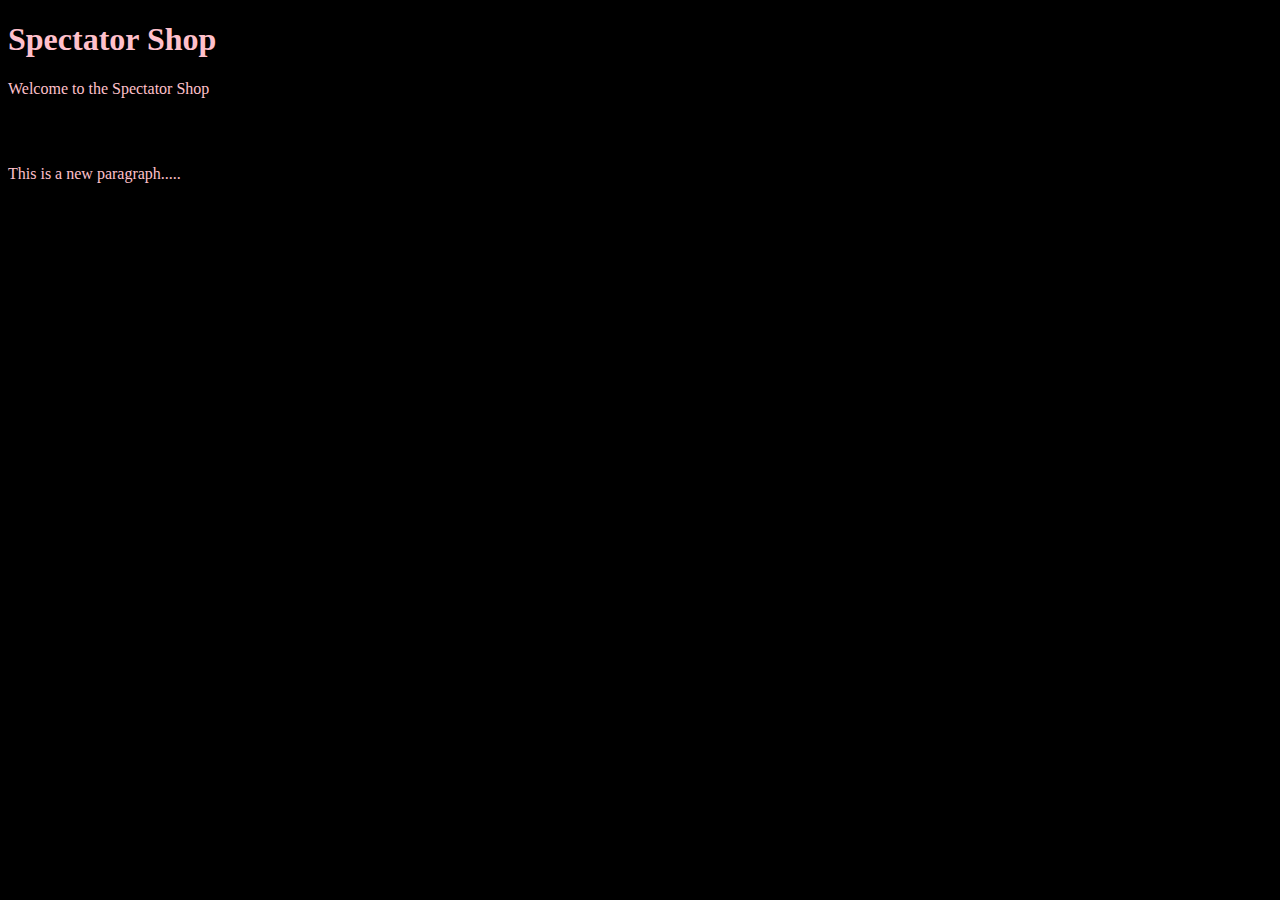
<file: unit_1/index.html>
<!DOCTYPE html>
<html>
<head>
	<title>Spectator Shop</title>
	<link rel="stylesheet" href="CSS/style.css">
</head>

<body>
    <h1>Spectator Shop</h1>
    <p>Welcome to the Spectator Shop</p>
    <h2>This is a new h2 heading</h2>
    <p>This is a new paragraph.....</p>
</body>
</html>
</file>
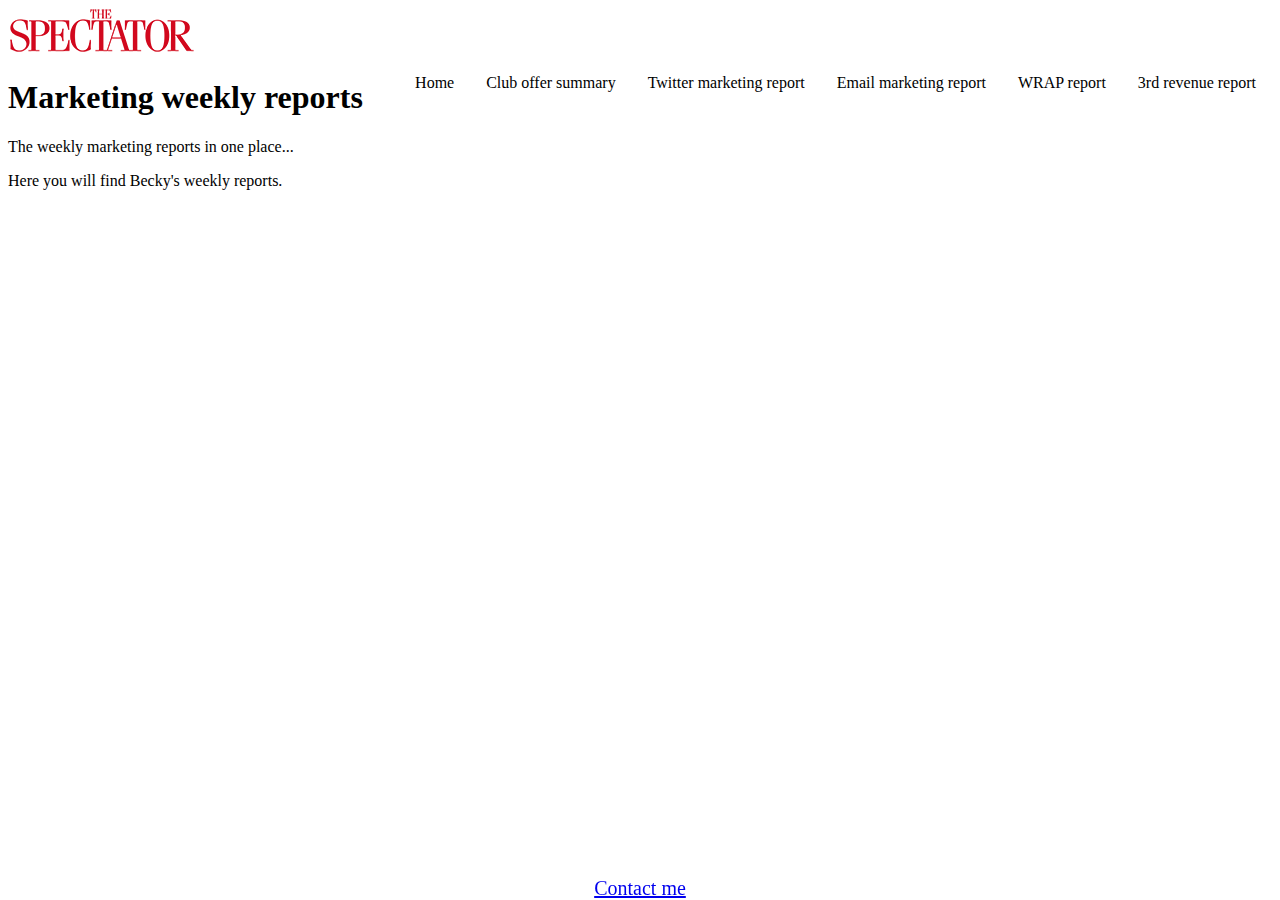
<file: unit_3/index.html>
<!DOCTYPE html>
<html>
<head>
	<title>Marketing weekly report</title>
	<link rel="stylesheet" type="text/css" href="css/style.css">
</head>

<body>

	<img src="images/The_Spectator_logo_190px.png">

	<ul>

  		<li>3rd revenue report</li>
  		<li>WRAP report</li>
  		<li>Email marketing report</li>
    	<li>Twitter marketing report</li>
      	<li>Club offer summary</li>
  		<li>Home</li>
	</ul>

    <h1>Marketing weekly reports</h1>

    <p>The weekly marketing reports in one place...</p>

    <p>Here you will find Becky's weekly reports.</p>

    <footer>
    <a href="mailto:rowen@spectator.co.uk">Contact me</a>
	</footer>

</body>

</html>
</file>
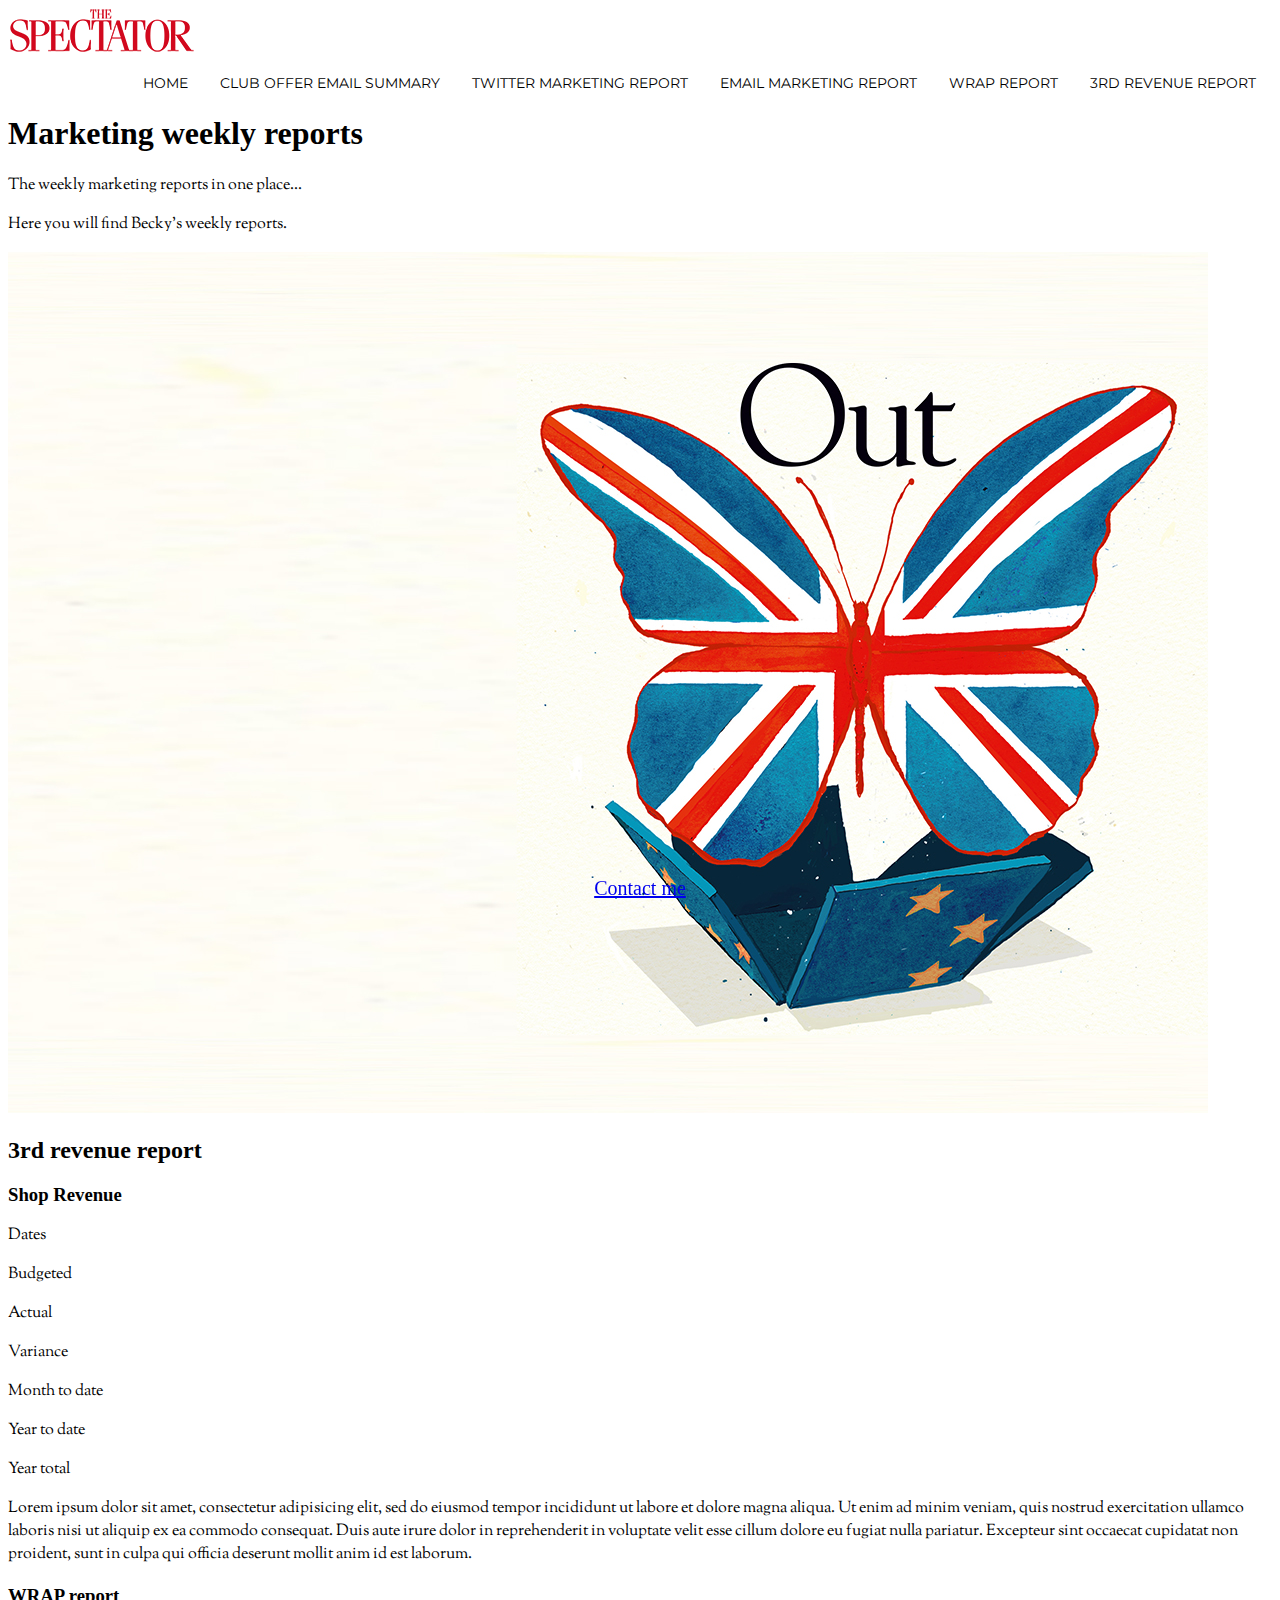
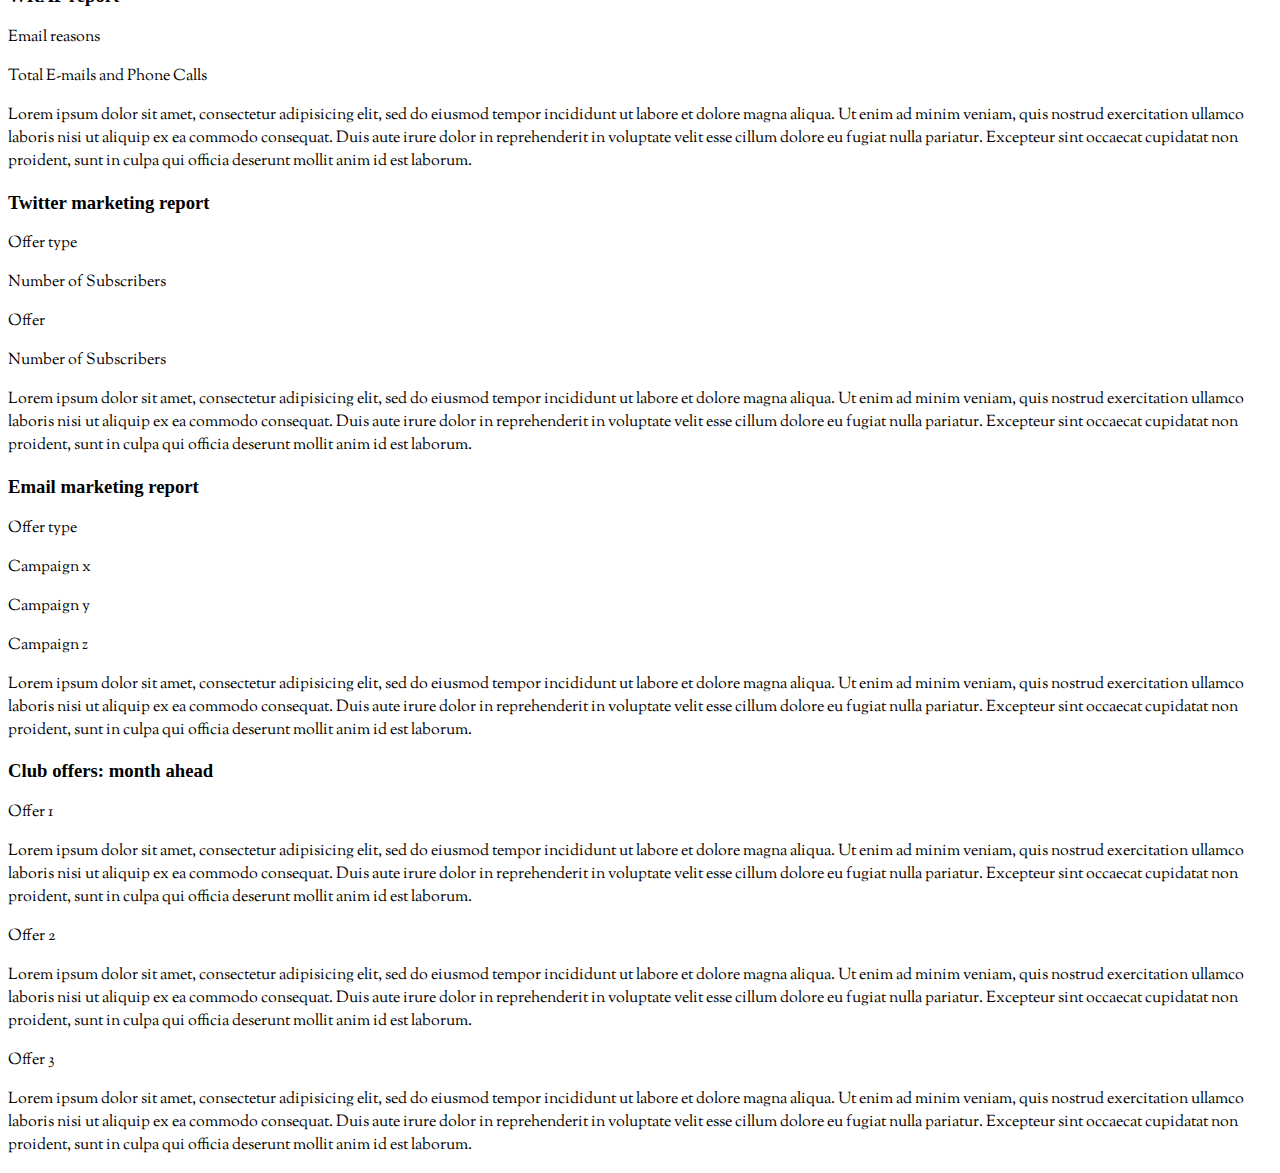
<file: unit_4/index.html>
<!DOCTYPE html>
<html>
<head>
	<title>Marketing weekly report</title>
	<link rel="stylesheet" type="text/css" href="css/style.css">
</head>

<body>

	<img src="images/The_Spectator_logo_190px.png">

	<ul>
  		<li>3RD REVENUE REPORT</li>
  		<li>WRAP REPORT</li>
  		<li>EMAIL MARKETING REPORT</li>
    	<li>TWITTER MARKETING REPORT</li>
      	<li>CLUB OFFER EMAIL SUMMARY</li>
  		<li>HOME</li>
	</ul>

	<br>
	<br>
	

    <h1>Marketing weekly reports</h1>

    <p>The weekly marketing reports in one place...</p>

    <p>Here you will find Becky's weekly reports.</p>

    <img src="images/butterfly.jpg">

    <h2>3rd revenue report</h2>

    <h3>Shop Revenue</h3>

    <p>Dates</p>

    <p>Budgeted</p>

    <p>Actual</p>

    <p>Variance</p>

    <p>Month to date</p>

    <p>Year to date</p>

    <p>Year total</p>

    <p>Lorem ipsum dolor sit amet, consectetur adipisicing elit, sed do eiusmod
    tempor incididunt ut labore et dolore magna aliqua. Ut enim ad minim veniam,
    quis nostrud exercitation ullamco laboris nisi ut aliquip ex ea commodo
    consequat. Duis aute irure dolor in reprehenderit in voluptate velit esse
    cillum dolore eu fugiat nulla pariatur. Excepteur sint occaecat cupidatat non
    proident, sunt in culpa qui officia deserunt mollit anim id est laborum.</p>

    <h3>WRAP report</h3>

    <p>Email reasons</p>

    <p>Total E-mails and Phone Calls</p>

    <p>Lorem ipsum dolor sit amet, consectetur adipisicing elit, sed do eiusmod
    tempor incididunt ut labore et dolore magna aliqua. Ut enim ad minim veniam,
    quis nostrud exercitation ullamco laboris nisi ut aliquip ex ea commodo
    consequat. Duis aute irure dolor in reprehenderit in voluptate velit esse
    cillum dolore eu fugiat nulla pariatur. Excepteur sint occaecat cupidatat non
    proident, sunt in culpa qui officia deserunt mollit anim id est laborum.</p>

    <h3>Twitter marketing report</h3>

    <p>Offer type</p>

    <p>Number of Subscribers</p>

    <p>Offer</p>

    <p>Number of Subscribers</p>

    <p>Lorem ipsum dolor sit amet, consectetur adipisicing elit, sed do eiusmod
    tempor incididunt ut labore et dolore magna aliqua. Ut enim ad minim veniam,
    quis nostrud exercitation ullamco laboris nisi ut aliquip ex ea commodo
    consequat. Duis aute irure dolor in reprehenderit in voluptate velit esse
    cillum dolore eu fugiat nulla pariatur. Excepteur sint occaecat cupidatat non
    proident, sunt in culpa qui officia deserunt mollit anim id est laborum.</p>

    <h3>Email marketing report</h3>

    <p>Offer type</p>

    <p>Campaign x</p>

    <p>Campaign y</p>

    <p>Campaign z</p>

    <p>Lorem ipsum dolor sit amet, consectetur adipisicing elit, sed do eiusmod
    tempor incididunt ut labore et dolore magna aliqua. Ut enim ad minim veniam,
    quis nostrud exercitation ullamco laboris nisi ut aliquip ex ea commodo
    consequat. Duis aute irure dolor in reprehenderit in voluptate velit esse
    cillum dolore eu fugiat nulla pariatur. Excepteur sint occaecat cupidatat non
    proident, sunt in culpa qui officia deserunt mollit anim id est laborum.</p>

    <h3>Club offers: month ahead</h3>

    <p>Offer 1</p>

    <p>Lorem ipsum dolor sit amet, consectetur adipisicing elit, sed do eiusmod
    tempor incididunt ut labore et dolore magna aliqua. Ut enim ad minim veniam,
    quis nostrud exercitation ullamco laboris nisi ut aliquip ex ea commodo
    consequat. Duis aute irure dolor in reprehenderit in voluptate velit esse
    cillum dolore eu fugiat nulla pariatur. Excepteur sint occaecat cupidatat non
    proident, sunt in culpa qui officia deserunt mollit anim id est laborum.</p>

	<p>Offer 2</p>

    <p>Lorem ipsum dolor sit amet, consectetur adipisicing elit, sed do eiusmod
    tempor incididunt ut labore et dolore magna aliqua. Ut enim ad minim veniam,
    quis nostrud exercitation ullamco laboris nisi ut aliquip ex ea commodo
    consequat. Duis aute irure dolor in reprehenderit in voluptate velit esse
    cillum dolore eu fugiat nulla pariatur. Excepteur sint occaecat cupidatat non
    proident, sunt in culpa qui officia deserunt mollit anim id est laborum.</p>

    <p>Offer 3</p>

    <p>Lorem ipsum dolor sit amet, consectetur adipisicing elit, sed do eiusmod
    tempor incididunt ut labore et dolore magna aliqua. Ut enim ad minim veniam,
    quis nostrud exercitation ullamco laboris nisi ut aliquip ex ea commodo
    consequat. Duis aute irure dolor in reprehenderit in voluptate velit esse
    cillum dolore eu fugiat nulla pariatur. Excepteur sint occaecat cupidatat non
    proident, sunt in culpa qui officia deserunt mollit anim id est laborum.</p>


    <footer>
    <a href="mailto:rowen@spectator.co.uk">Contact me</a>
	</footer>

</body>

</html>
</file>
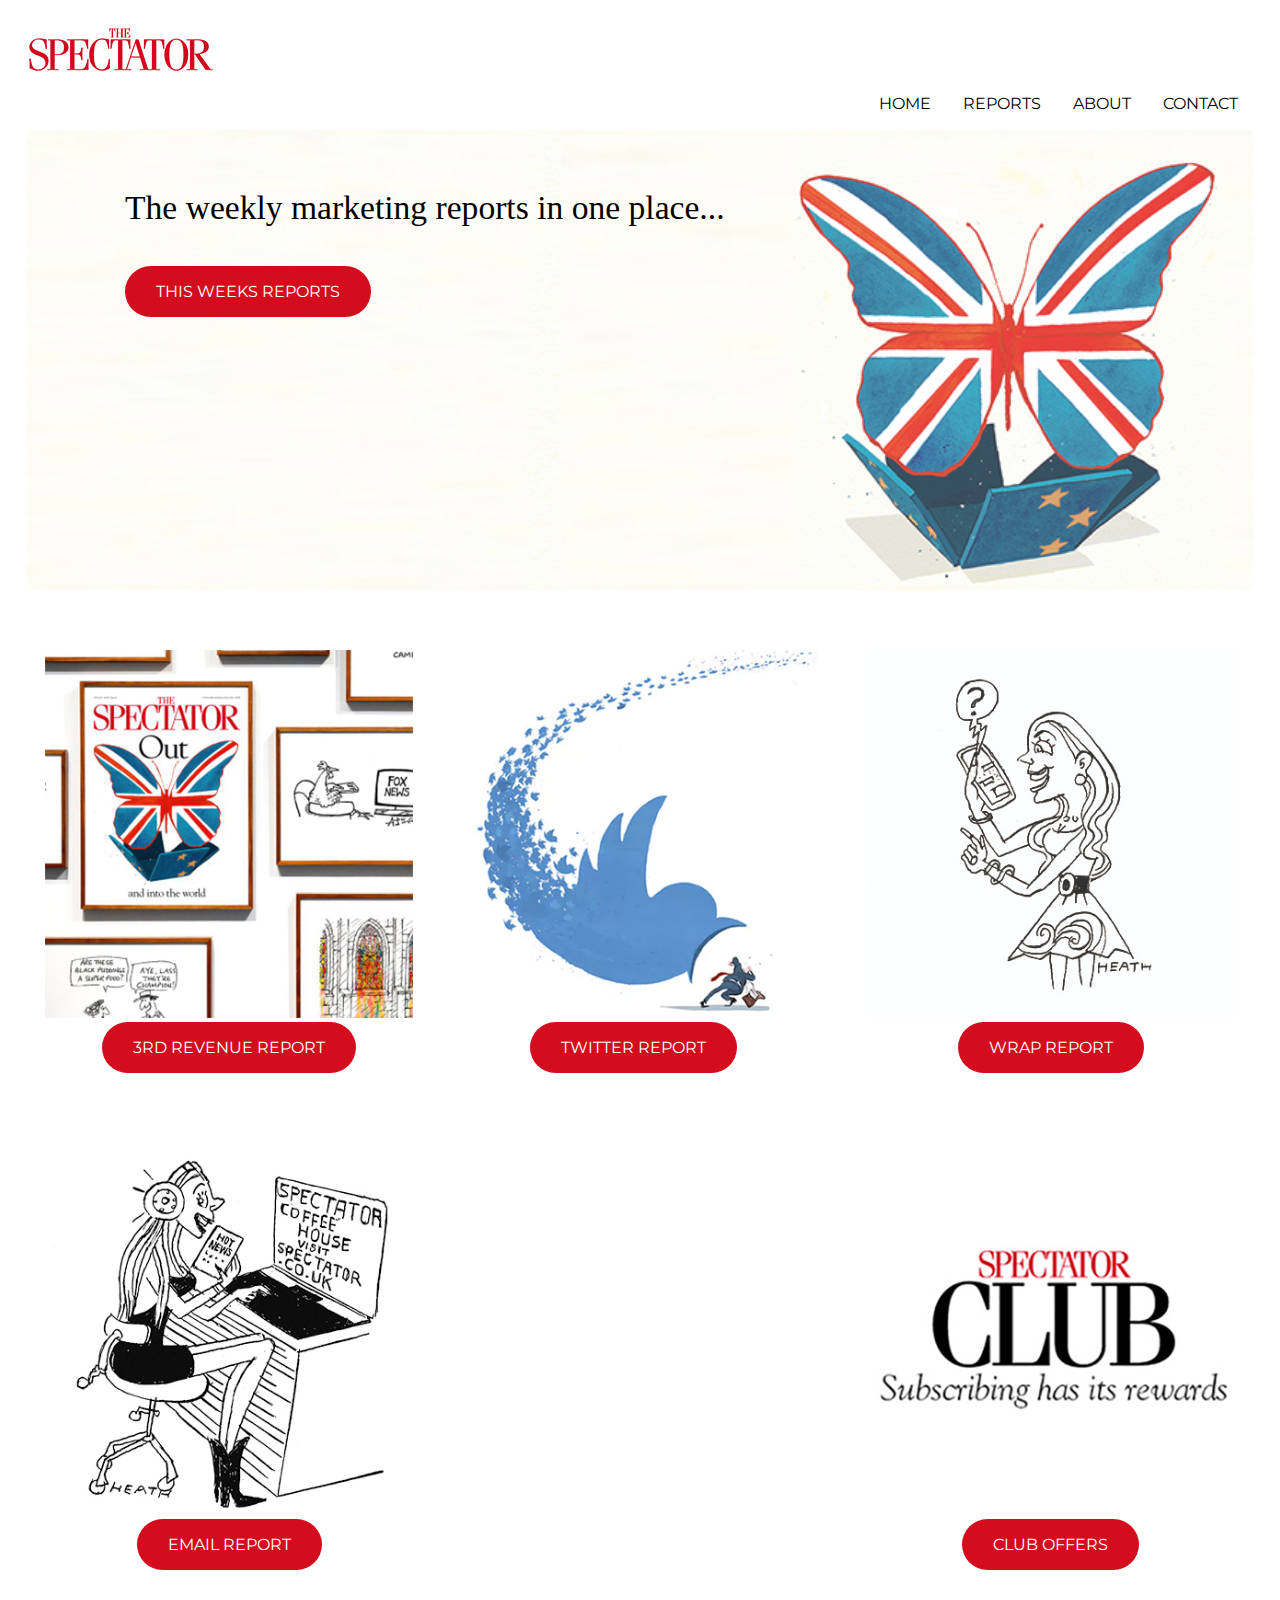
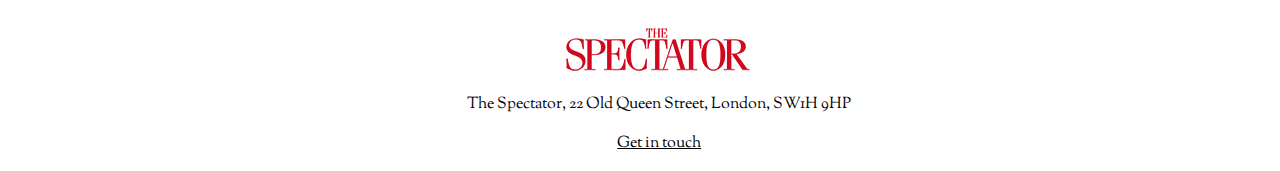
<file: unit_8/index.html>
<!DOCTYPE html>
    <html>
    <head>
    <title>Marketing weekly report</title>
    <link rel="stylesheet" type="text/css" href="css/style.css">
    <meta name="viewport" content="width=device-width, initial-scale=1">
    </head>
    
    <body>
    <div class="wrapper">
    
    <header>

    <img src="images/The_Spectator_logo_190px.png" class="Logo">

    <div class="nav">
    <ul>
    <li><a class="home">HOME</a></li>
    <li><a class="reports">REPORTS</a></li>
    <li><a class="about">ABOUT</a></li>
    <li><a class="contact">CONTACT</a></li>
</ul>
    </div>
    
    <div class="container">
    <img src="images/butterfly.jpg" class="butterfly" style="width:100%;">
    <div class="top-left">The weekly marketing reports in one place...</div>
    <div class="bottom-left"><a class="week">THIS WEEKS REPORTS</a></div>
    </div>
    
    </header>


    <section id="three_column" class="clearfix">

    <article id="left" class="3rd revenue report">
    <img src="images/rev_report.jpg" class="revimg">
    <a class="rev">3RD REVENUE REPORT</a>
    </article>
    
    <article id="right" class="WRAP report">
    <img src="images/WRAP.jpg" class="wrapimg">
    <a class="wrap">WRAP REPORT</a>
    </article>
    
    <article id="middle" class="Twitter marketing report">
    <img src="images/twitter.jpg" class="twit">
    <a class="twitter">TWITTER REPORT</a>
    </article>  
    </section>
    
    <section id="two_column" class="clearfix">

    <article id="left2" class="Email marketing report">
    <img src="images/email.jpg" class="emailimg">
    <a class="email">EMAIL REPORT</a>
    </article>
    
    <article id="right2" class="Club offers: month ahead">
    <img src="images/club.jpg" class="imgclub">
    <a class="club">CLUB OFFERS</a>
    </article>
    
    </section>
    
    <footer>
    
    
    <img src="images/The_Spectator_logo_190px.png">
    
    <p>
    The Spectator, 22 Old Queen Street, London, SW1H 9HP</p>
    
    <a class="contactme" href="mailto:rowen@spectator.co.uk">Get in touch</a>
    
    </footer>
    
    </div>
    
    </body>
    
    </html>
</file>
<file: unit_1/CSS/style.css>
body {
    background-color: black;
}

h1, p {
    color: pink;
}
</file>
<file: unit_3/css/style.css>
body {
	background-image: url("https://i.ibb.co/RytzqPh/out-background-jpg.jpg");
	background-size: cover;
    text-align: left;
    font-family: Goudy;
    color: black;
    text-decoration: none;
}

a { font-size: 20px
 }

ul {
  list-style-type: none;
  margin: 0;
  padding: 0;
  font-family: Goudy;
  font-size: 16px
}

li{
	display: inline;
	padding: 16px;
	font-size: 8px
	text-align: right;
	float:right;
}

footer { 
  display: block;
  position: fixed;
  left: 0;
  bottom: 0;
  width: 100%;
  color: white;
  text-align: center;
}
</file>
<file: unit_4/css/style.css>
@import url('https://fonts.googleapis.com/css?family=Sorts+Mill+Goudy&display=swap');

@import url('https://fonts.googleapis.com/css?family=Montserrat&display=swap');

body {
    text-align: left;
    font-family: Goudy;
    color: black;
    text-decoration: none;
}

h1 h2 h3{ 
  font-family: 'Sorts Mill Goudy';
 }

p { 
  font-family: 'Sorts Mill Goudy';
 }

a { font-size: 20px
 }

ul {
  list-style-type: none;
  margin: 0;
  padding: 0;
  font-family: 'Montserrat', sans-serif;
  font-size: 14px;
}

li{
	display: inline;
	padding: 16px;
	font-size: 8px
	text-align: right;
	float:right;
}

footer { 
  display: block;
  position: fixed;
  left: 0;
  bottom: 0;
  width: 100%;
  color: white;
  text-align: center;
}
</file>
<file: unit_8/css/style.css>
@import url('https://fonts.googleapis.com/css?family=Sorts+Mill+Goudy&display=swap');

@import url('https://fonts.googleapis.com/css?family=Montserrat&display=swap');


img.butterfly  { 
  opacity: 0.8;
}

.container {
  position: relative;
  text-align: center;
}

.top-left {
  position: absolute;
  top: 20%;
  left: 8%;
  font-size:2.1em;
  margin:0.7% 0 1.5%;
}

.bottom-left {
  position: absolute;
  bottom: 50%;
  left: 8%;
  font-size:1em;
  margin:0.7% 0 1.5%;
}

img.revimg {
   width: 100%;
 }

img.twit {
   width: 100%;
 }

img.wrapimg {
   width: 100%;
 }


img.emailimg {
   width: 100%;
 }

 img.imgclub  { 
  width: 100%;
 }

h1 h2{ 
  font-family: 'Sorts Mill Goudy';
 }

p { 
  font-family: 'Sorts Mill Goudy';
 }

ul {
  list-style-type: none;
  margin: 0;
  padding: 0;
  font-family: 'Montserrat', sans-serif;
  font-size: .5em;
  float:right;
}

a.home {
  display: inline;
  padding: 1.25%;
  font-size: 2em;
  text-align: right;
  float:left;
  color: black;
}

a.reports {
  display: inline;
  padding: 1.25%;
  font-size: 2em;
  text-align: right;
  float:left;
  color: black;
}

a.about {
  display: inline;
  padding: 1.25%;
  font-size: 2em;
  text-align: right;
  float:left;
  color: black;
}

a.contact {
  display: inline;
  padding: 1.25%;
  font-size: 2em;
  text-align: right;
  float:left;
  color: black;
}

a.week {
  background-color:#d30d1e;
  -moz-border-radius:2.18%;
  -webkit-border-radius:2.18%;
  border-radius:28px;
  border:0.07% solid #d30d1e;
  display:inline-block;
  cursor:pointer;
  color:#ffffff;
  font-size:1em;
  padding:16px 31px;
  text-decoration:none;
  font-family: 'Montserrat', sans-serif;
  text-align: center;
}

a.rev {
  background-color:#d30d1e;
  -moz-border-radius:2.18%;
  -webkit-border-radius:2.18%;
  border-radius:28px;
  border:0.07% solid #d30d1e;
  display:inline-block;
  cursor:pointer;
  color:#ffffff;
  font-size:1em;
  padding:16px 31px;
  text-decoration:none;
  font-family: 'Montserrat', sans-serif;
  text-align: center;
}

a.wrap {
  background-color:#d30d1e;
  -moz-border-radius:2.18%;
  -webkit-border-radius:2.18%;
  border-radius:28px;
  border:0.07% solid #d30d1e;
  display:inline-block;
  cursor:pointer;
  color:#ffffff;
  font-size:1em;
  padding:16px 31px;
  text-decoration:none;
  font-family: 'Montserrat', sans-serif;
  text-align: center;
}

a.twitter {
  background-color:#d30d1e;
  -moz-border-radius:2.18%;
  -webkit-border-radius:2.18%;
  border-radius:28px;
  border:0.07% solid #d30d1e;
  display:inline-block;
  cursor:pointer;
  color:#ffffff;
  font-size:1em;
  padding:16px 31px;
  text-decoration:none;
  font-family: 'Montserrat', sans-serif;
  text-align: center;
}

a.email {
  background-color:#d30d1e;
  -moz-border-radius:2.18%;
  -webkit-border-radius:2.18%;
  border-radius:28px;
  border:0.07% solid #d30d1e;
  display:inline-block;
  cursor:pointer;
  color:#ffffff;
  font-size:1em;
  padding:16px 31px;
  text-decoration:none;
  font-family: 'Montserrat', sans-serif;
  text-align: center;
}

a.club {
  background-color:#d30d1e;
  -moz-border-radius:2.18%;
  -webkit-border-radius:2.18%;
  border-radius:28px;
  border:0.07% solid #d30d1e;
  display:inline-block;
  cursor:pointer;
  color:#ffffff;
  font-size:1em;
  padding:16px 31px;
  text-decoration:none;
  font-family: 'Montserrat', sans-serif;
  text-align: center;
}

a.contactme {
  display: inline;
  padding: 1.25%;
  font-size: 1em;
  text-align: right;
  float:center;
  color: black;
  text-decoration: underline;
  font-family: 'Sorts Mill Goudy';
}

li {
  display: inline;
  padding: 16px;
  font-size: 1em;
  text-align: right;
  float:left;
  color: black;
}

header {
  padding: 1.5%;
}

#nav {
  padding: 1.5%;
  text-decoration:none;
  text-align: right;
}

article {
  padding: 1.5%;
  width: 100%;
}

footer {
  padding: 1.5%;
  color: black;
  font-family: 'Montserrat', sans-serif;
  height: 50px;
  position: absolute;
  left: 0;
  right: 0;
  width: 100%;
  color: black;
  text-align: center;
}

#three_column { 
    padding: 1.5%;  
  }

  #left { 
    padding: 1.5%;
    float: left;
    width: 30%;
    text-align: center;
  }

    #middle { 
    padding: 1.5%;
    float: left;
    width: 30%;
    text-align: center;
  }
    

  #right {
    padding: 1.5%;
    float: right;   
    width: 30%;
    text-align: center;
}

#two_column { 
    padding: 1.5%; 
  }

  #left2 { 
    float: left;
    width: 30%;
    text-align: center;
    padding: 1.5%;
  }
    

  #right2 {
    padding: 1.5%;
    float: right;   
    width: 30%;
    text-align: center;
}

.clearfix:after {
    visibility: hidden;
    display: block;
    font-size: 0;
    content: " ";
    clear: both;
    height: 0;
}

@media (max-width: 800px) {

.top-left {
  position: absolute;
  top: 30%;
  left: 8%;
  font-size:1.5em;
  margin:0.7% 0 1.5%;
}

.bottom-left {
  position: absolute;
  bottom: 10%;
  left: 8%;
  font-size:1em;
  margin:0.7% 0 1.5%;
}

img.butterfly  { 
  opacity: 0.5;
}

}

@media (max-width: 519px) {

.top-left {
  top: 30%;
  left: 8%;
  font-size:1.5em;
  margin:0.7% 0 1.5%;
  position: absolute;
  text-align:left;
}

.bottom-left {
  position: absolute;
  bottom: 10%;
  left: 8%;
  font-size:1em;
  margin:0.7% 0 1.5%;
}

img.butterfly  { 
  opacity: 0.4;
}

}

@media (max-width: 445px) {

img.butterfly  { 
  opacity: 0.3;
}

a.week {
  background-color:#d30d1e;
  -moz-border-radius:2.18%;
  -webkit-border-radius:2.18%;
  border-radius:28px;
  border:0.07% solid #d30d1e;
  display:inline-block;
  cursor:pointer;
  color:#ffffff;
  font-size:0.75em;
  padding:16px 31px;
  text-decoration:none;
  font-family: 'Montserrat', sans-serif;
  text-align: center;
}

a.rev {
  background-color:#d30d1e;
  -moz-border-radius:2.18%;
  -webkit-border-radius:2.18%;
  border-radius:28px;
  border:0.07% solid #d30d1e;
  display:inline-block;
  cursor:pointer;
  color:#ffffff;
 font-size:0.75em;
  padding:16px 31px;
  text-decoration:none;
  font-family: 'Montserrat', sans-serif;
  text-align: center;
}

a.wrap {
  background-color:#d30d1e;
  -moz-border-radius:2.18%;
  -webkit-border-radius:2.18%;
  border-radius:28px;
  border:0.07% solid #d30d1e;
  display:inline-block;
  cursor:pointer;
  color:#ffffff;
 font-size:0.75em;
  padding:16px 31px;
  text-decoration:none;
  font-family: 'Montserrat', sans-serif;
  text-align: center;
}

a.twitter {
  background-color:#d30d1e;
  -moz-border-radius:2.18%;
  -webkit-border-radius:2.18%;
  border-radius:28px;
  border:0.07% solid #d30d1e;
  display:inline-block;
  cursor:pointer;
  color:#ffffff;
 font-size:0.75em;
  padding:16px 31px;
  text-decoration:none;
  font-family: 'Montserrat', sans-serif;
  text-align: center;
}

a.email {
  background-color:#d30d1e;
  -moz-border-radius:2.18%;
  -webkit-border-radius:2.18%;
  border-radius:28px;
  border:0.07% solid #d30d1e;
  display:inline-block;
  cursor:pointer;
  color:#ffffff;
 font-size:0.75em;
  padding:16px 31px;
  text-decoration:none;
  font-family: 'Montserrat', sans-serif;
  text-align: center;
}

a.club {
  background-color:#d30d1e;
  -moz-border-radius:2.18%;
  -webkit-border-radius:2.18%;
  border-radius:28px;
  border:0.07% solid #d30d1e;
  display:inline-block;
  cursor:pointer;
  color:#ffffff;
 font-size:0.75em;
  padding:16px 31px;
  text-decoration:none;
  font-family: 'Montserrat', sans-serif;
  text-align: center;
}

}

@media (max-width: 441px) {

img.butterfly  { 
  opacity: 0.2;
}

li {
  display: inline;
  padding: 16px;
  font-size: 1em;
  text-align: right;
  float:left;
  color: black;
}

ul {
  list-style-type: none;
  margin: 0;
  padding: 0;
  font-family: 'Montserrat', sans-serif;
  font-size: .4em;
  float:left;
}

}

@media (max-width: 370px) {

img.butterfly  { 
  opacity: 0.2;
}

li {
  display: inline;
  padding: 8px;
  font-size: 1em;
  text-align: right;
  float:left;
  color: black;
}

a.week {
  background-color:#d30d1e;
  -moz-border-radius:2.18%;
  -webkit-border-radius:2.18%;
  border-radius:28px;
  border:0.07% solid #d30d1e;
  display:inline-block;
  cursor:pointer;
  color:#ffffff;
  font-size:0.75em;
  padding:8px 16px;
  text-decoration:none;
  font-family: 'Montserrat', sans-serif;
  text-align: center;
}

a.rev {
  background-color:#d30d1e;
  -moz-border-radius:2.18%;
  -webkit-border-radius:2.18%;
  border-radius:28px;
  border:0.07% solid #d30d1e;
  display:inline-block;
  cursor:pointer;
  color:#ffffff;
 font-size:0.75em;
  padding:8px 16px;
  text-decoration:none;
  font-family: 'Montserrat', sans-serif;
  text-align: center;
}

a.wrap {
  background-color:#d30d1e;
  -moz-border-radius:2.18%;
  -webkit-border-radius:2.18%;
  border-radius:28px;
  border:0.07% solid #d30d1e;
  display:inline-block;
  cursor:pointer;
  color:#ffffff;
 font-size:0.75em;
  padding:8px 16px;
  text-decoration:none;
  font-family: 'Montserrat', sans-serif;
  text-align: center;
}

a.twitter {
  background-color:#d30d1e;
  -moz-border-radius:2.18%;
  -webkit-border-radius:2.18%;
  border-radius:28px;
  border:0.07% solid #d30d1e;
  display:inline-block;
  cursor:pointer;
  color:#ffffff;
 font-size:0.75em;
  padding:8px 16px;
  text-decoration:none;
  font-family: 'Montserrat', sans-serif;
  text-align: center;
}

a.email {
  background-color:#d30d1e;
  -moz-border-radius:2.18%;
  -webkit-border-radius:2.18%;
  border-radius:28px;
  border:0.07% solid #d30d1e;
  display:inline-block;
  cursor:pointer;
  color:#ffffff;
 font-size:0.75em;
  padding:8px 16px;
  text-decoration:none;
  font-family: 'Montserrat', sans-serif;
  text-align: center;
}

a.club {
  background-color:#d30d1e;
  -moz-border-radius:2.18%;
  -webkit-border-radius:2.18%;
  border-radius:28px;
  border:0.07% solid #d30d1e;
  display:inline-block;
  cursor:pointer;
  color:#ffffff;
 font-size:0.75em;
  padding:8px 16px;
  text-decoration:none;
  font-family: 'Montserrat', sans-serif;
  text-align: center;
}


}

@media (max-width: 300px) {


li {
  display: inline;
  padding: 8px;
  font-size: 1em;
  text-align: right;
  float:left;
  color: black;
}

ul {
  list-style-type: none;
  margin: 0;
  padding: 0;
  font-family: 'Montserrat', sans-serif;
  font-size: .3em;
  float:left;
}

a.week {
  background-color:#d30d1e;
  -moz-border-radius:2.18%;
  -webkit-border-radius:2.18%;
  border-radius:28px;
  border:0.07% solid #d30d1e;
  display:inline-block;
  cursor:pointer;
  color:#ffffff;
  font-size:0.75em;
  padding:4px 8px;
  text-decoration:none;
  font-family: 'Montserrat', sans-serif;
  text-align: center;
}

a.rev {
  background-color:#d30d1e;
  -moz-border-radius:2.18%;
  -webkit-border-radius:2.18%;
  border-radius:28px;
  border:0.07% solid #d30d1e;
  display:inline-block;
  cursor:pointer;
  color:#ffffff;
 font-size:0.75em;
  padding:4px 8px;
  text-decoration:none;
  font-family: 'Montserrat', sans-serif;
  text-align: center;
}

a.wrap {
  background-color:#d30d1e;
  -moz-border-radius:2.18%;
  -webkit-border-radius:2.18%;
  border-radius:28px;
  border:0.07% solid #d30d1e;
  display:inline-block;
  cursor:pointer;
  color:#ffffff;
 font-size:0.75em;
  padding:4px 8px;
  text-decoration:none;
  font-family: 'Montserrat', sans-serif;
  text-align: center;
}

a.twitter {
  background-color:#d30d1e;
  -moz-border-radius:2.18%;
  -webkit-border-radius:2.18%;
  border-radius:28px;
  border:0.07% solid #d30d1e;
  display:inline-block;
  cursor:pointer;
  color:#ffffff;
 font-size:0.75em;
  padding:4px 8px;
  text-decoration:none;
  font-family: 'Montserrat', sans-serif;
  text-align: center;
}

a.email {
  background-color:#d30d1e;
  -moz-border-radius:2.18%;
  -webkit-border-radius:2.18%;
  border-radius:28px;
  border:0.07% solid #d30d1e;
  display:inline-block;
  cursor:pointer;
  color:#ffffff;
 font-size:0.75em;
  padding:4px 8px;
  text-decoration:none;
  font-family: 'Montserrat', sans-serif;
  text-align: center;
}

a.club {
  background-color:#d30d1e;
  -moz-border-radius:2.18%;
  -webkit-border-radius:2.18%;
  border-radius:28px;
  border:0.07% solid #d30d1e;
  display:inline-block;
  cursor:pointer;
  color:#ffffff;
 font-size:0.75em;
  padding:4px 8px;
  text-decoration:none;
  font-family: 'Montserrat', sans-serif;
  text-align: center;
}

.top-left {
  position: absolute;
  top: 30%;
  left: 8%;
  font-size:1em;
  margin:0.7% 0 1.5%;
}

.bottom-left {
  position: absolute;
  bottom: 10%;
  left: 8%;
  font-size:1em;
  margin:0.7% 0 1.5%;
}

  }
</file>
